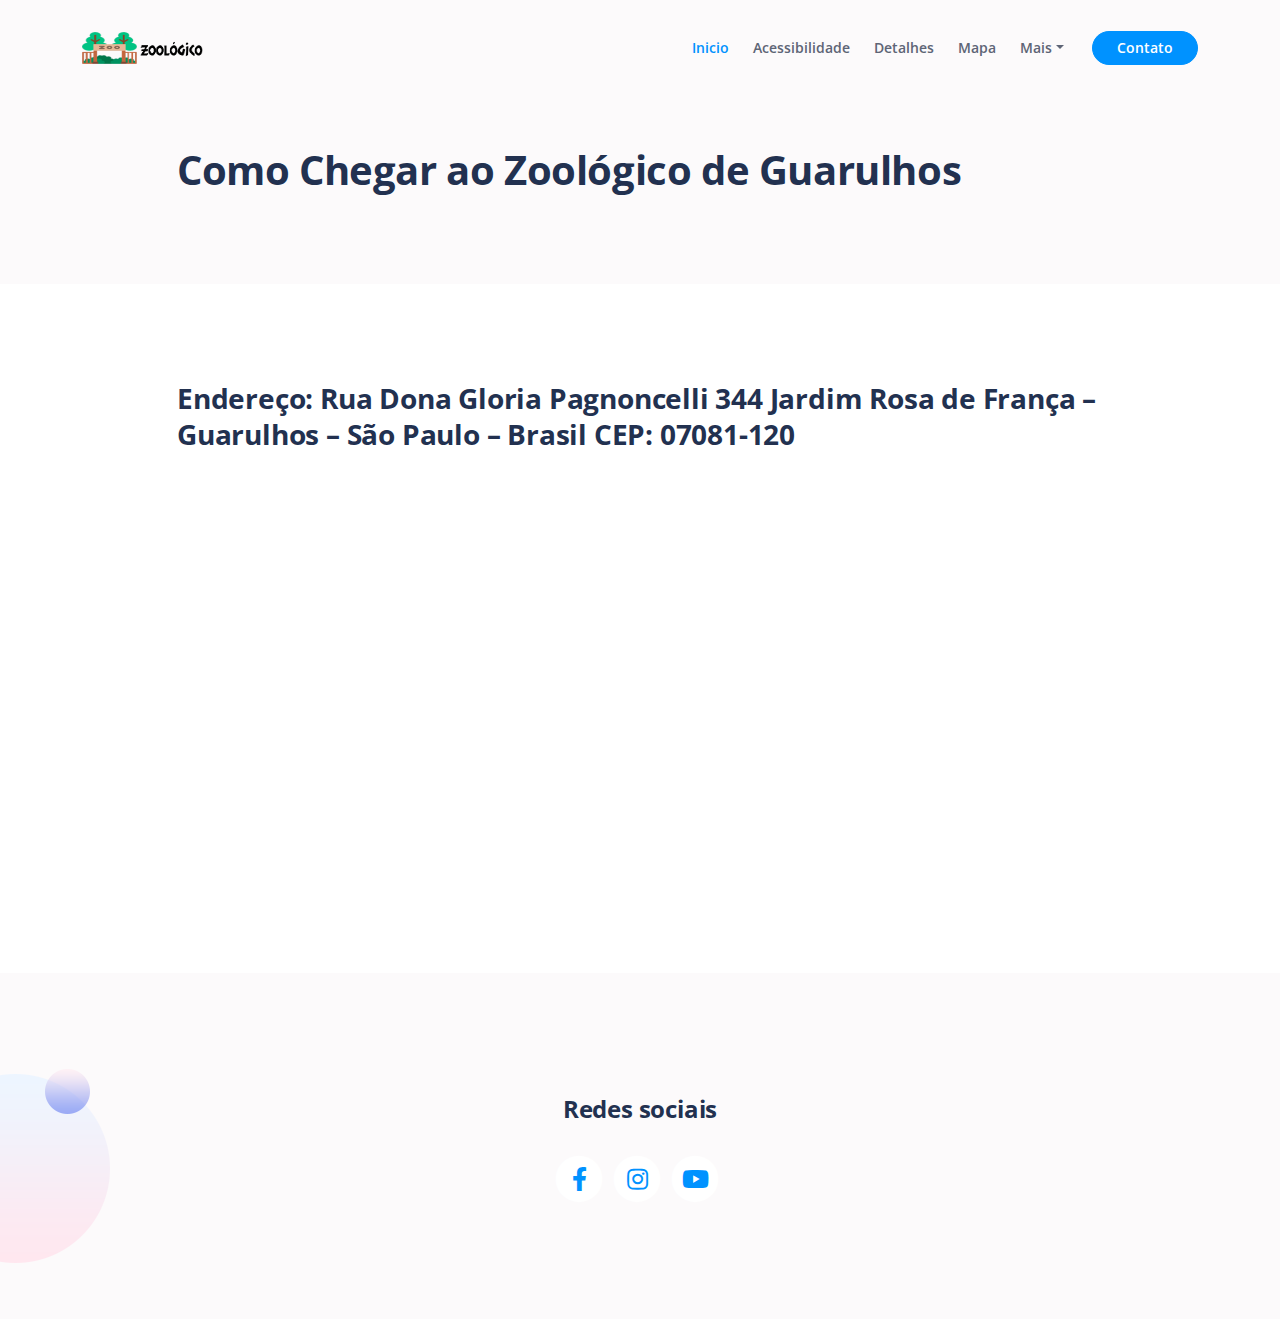
<file: chegar.html>
<!DOCTYPE html>
<html lang="pt-br">

<head>
    <meta charset="utf-8">
    <meta name="viewport" content="width=device-width, initial-scale=1, shrink-to-fit=no">

    <!-- Titulo -->
    <title>Zoologico - Guarulhos</title>

    <!-- Estilo -->
    <link href="https://fonts.googleapis.com/css2?family=Open+Sans:ital,wght@0,400;0,600;0,700;1,400&display=swap"
        rel="stylesheet">
    <link href="css/bootstrap.min.css" rel="stylesheet">
    <link href="css/fontawesome-all.min.css" rel="stylesheet">
    <link href="css/swiper.css" rel="stylesheet">
    <link href="css/styles.css" rel="stylesheet">

    <!-- Favicon  -->
    <link rel="icon" href="images/favicon.png">
</head>

<body data-bs-spy="scroll" data-bs-target="#navbarExample">

    <nav id="navbarExample" class="navbar navbar-expand-lg fixed-top navbar-light" aria-label="Main navigation">
        <div class="container">

            <!-- Logo -->
            <a class="navbar-brand logo-image" href="index.html"><img src="images/logo.png" alt="alternative"></a>

            <button class="navbar-toggler p-0 border-0" type="button" id="navbarSideCollapse"
                aria-label="Toggle navigation">
                <span class="navbar-toggler-icon"></span>
            </button>

            <div class="navbar-collapse offcanvas-collapse" id="navbarsExampleDefault">
                <ul class="navbar-nav ms-auto navbar-nav-scroll">
                    <li class="nav-item">
                        <a class="nav-link active" aria-current="page" href="#header">Inicio</a>
                    </li>
                    <li class="nav-item">
                        <a class="nav-link" href="index.html#acessibilidade">Acessibilidade</a>
                    </li>
                    <li class="nav-item">
                        <a class="nav-link" href="index.html#Detalhes">Detalhes</a>
                    </li>
                    <li class="nav-item">
                        <a class="nav-link" href="index.html#mapa">Mapa</a>
                    </li>
                    <li class="nav-item dropdown">
                        <a class="nav-link dropdown-toggle" href="#" id="dropdown01" data-bs-toggle="dropdown"
                            aria-expanded="false">Mais</a>
                        <ul class="dropdown-menu" aria-labelledby="dropdown01">
                            <li><a class="dropdown-item" href="pergunta.html">Perguntas Frequentes</a></li>
                            <li>
                                <div class="dropdown-divider"></div>
                            </li>
                            <li><a class="dropdown-item" href="sobrenos.html">Sobre-nos</a></li>
                            <li>
                                <div class="dropdown-divider"></div>
                            </li>
                            <li><a class="dropdown-item" href="chegar.html">Como chegar</a></li>
                        </ul>
                    </li>
                </ul>
                <span class="nav-item">
                    <a class="btn-solid-sm" href="index.html#contato">Contato</a>
                </span>
            </div>
        </div>
    </nav>





    <header class="ex-header">
        <div class="container">
            <div class="row">
                <div class="col-xl-10 offset-xl-1">
                    <h1>Como Chegar ao Zoológico de Guarulhos</h1>
                </div>
            </div>
        </div>
    </header>




    <div class="ex-basic-1 pt-5 pb-5">
        <div class="container">
            <div class="row">
                <div class="col-xl-10 offset-xl-1">
                    <h3 class="mt-5 mb-3">Endereço: Rua Dona Gloria Pagnoncelli 344 Jardim Rosa de França – Guarulhos –
                        São Paulo – Brasil CEP: 07081-120</h3>

                    <iframe
                        src="https://www.google.com/maps/embed?pb=!1m18!1m12!1m3!1d3660.4920852086398!2d-46.5545464850244!3d-23.442708084741884!2m3!1f0!2f0!3f0!3m2!1i1024!2i768!4f13.1!3m3!1m2!1s0x94cef4ffccaa6fa9%3A0x1922855f2a09ebd5!2sAv.%20Don%C3%A1%20Gl%C3%B3ria%20Pagnonceli%2C%20344%20-%20Jardim%20Rosa%20de%20Franca%2C%20Guarulhos%20-%20SP%2C%2007081-120!5e0!3m2!1spt-BR!2sbr!4v1651533091112!5m2!1spt-BR!2sbr"
                        width="600" height="450" style="border:0;" allowfullscreen="" loading="lazy"
                        referrerpolicy="no-referrer-when-downgrade"></iframe><br>



                </div>
            </div>
        </div>
    </div>




    <div class="footer bg-gray">
        <img class="decoration-circles" src="images/decoracao.png" alt="alternative">
        <div class="container">
            <div class="row">
                <div class="col-lg-12">
                    <h4>Redes sociais</h4>
                    <div class="social-container">
                        <span class="fa-stack">
                            <a href="#">
                                <i class="fas fa-circle fa-stack-2x"></i>
                                <i class="fab fa-facebook-f fa-stack-1x"></i>
                            </a>
                        </span>
                        <span class="fa-stack">
                            <a href="#">
                                <i class="fas fa-circle fa-stack-2x"></i>
                                <i class="fab fa-instagram fa-stack-1x"></i>
                            </a>
                        </span>
                        <span class="fa-stack">
                            <a href="#">
                                <i class="fas fa-circle fa-stack-2x"></i>
                                <i class="fab fa-youtube fa-stack-1x"></i>
                            </a>
                        </span>
                    </div>
                </div>
            </div>
        </div>
    </div>



    <!-- Scripts -->
    <script src="js/bootstrap.min.js"></script>
    <script src="js/swiper.min.js"></script>
    <script src="js/scripts.js"></script>
</body>

</html>
</file>
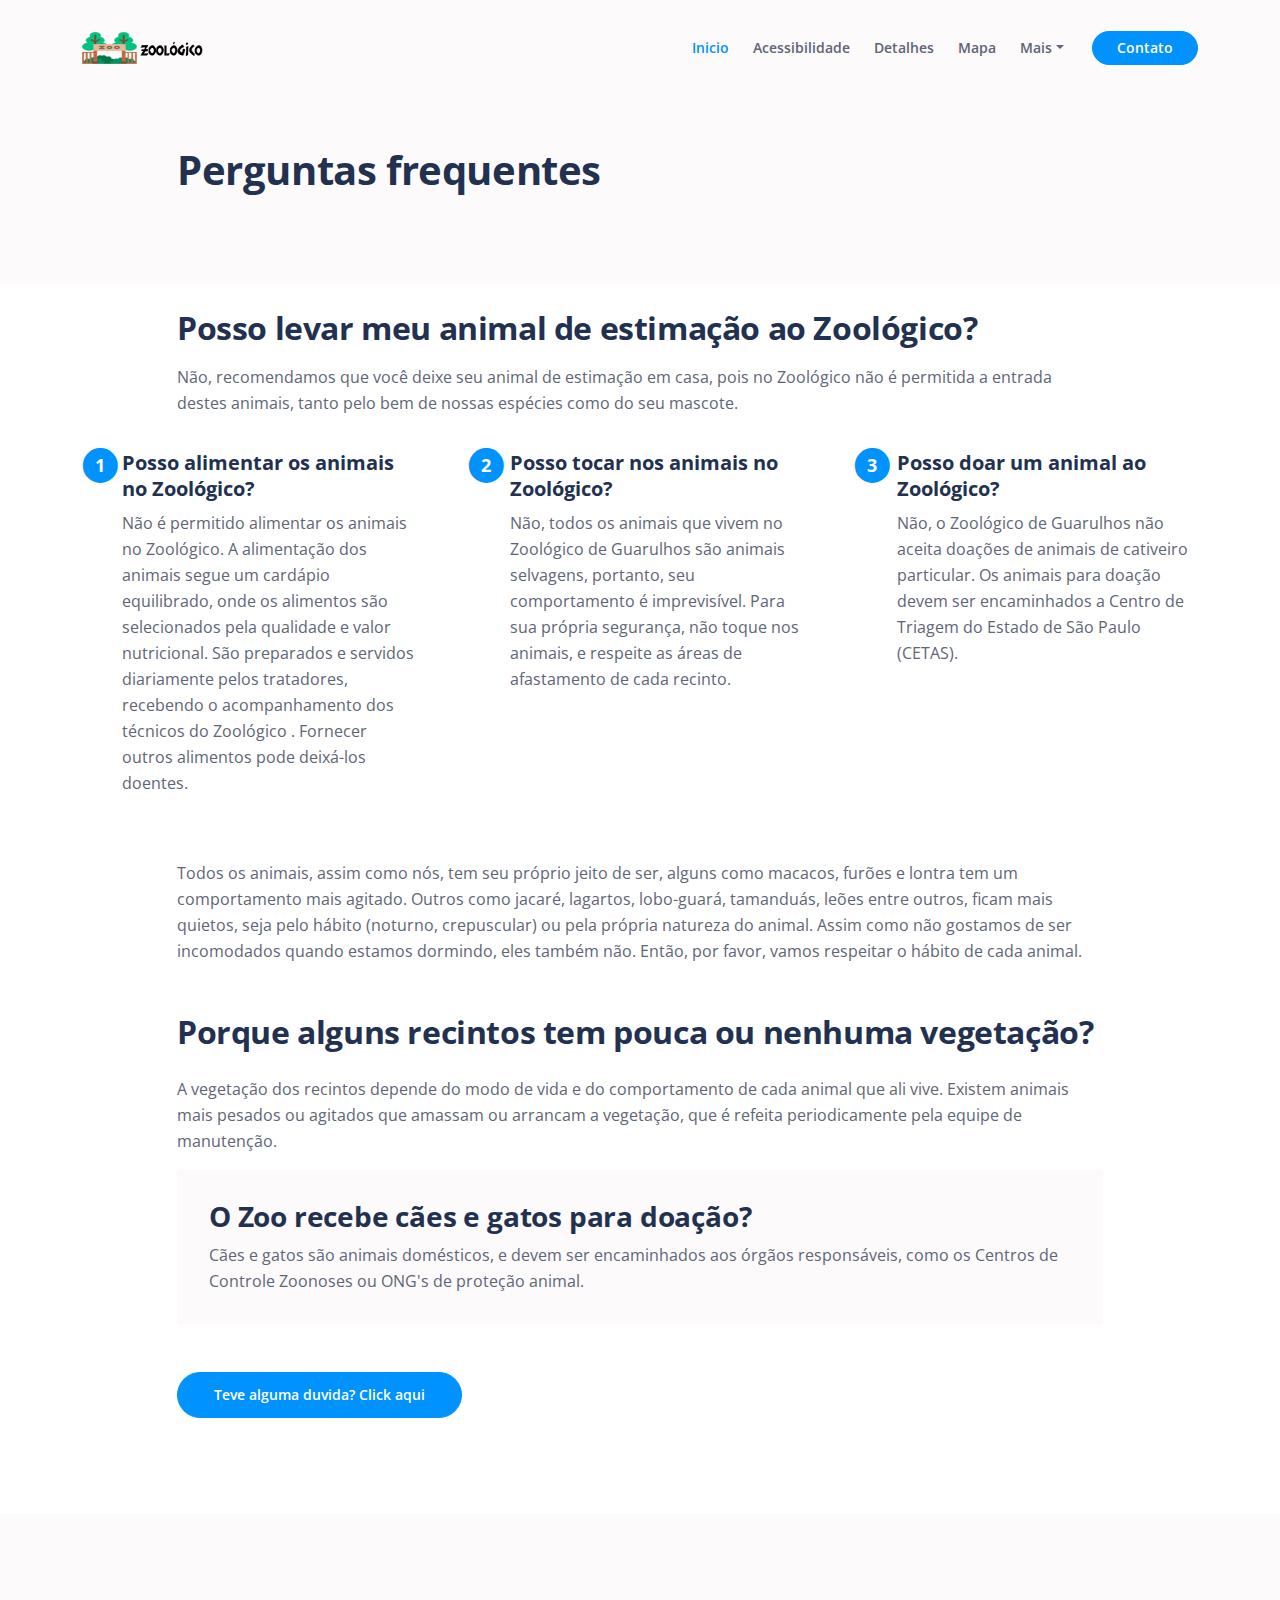
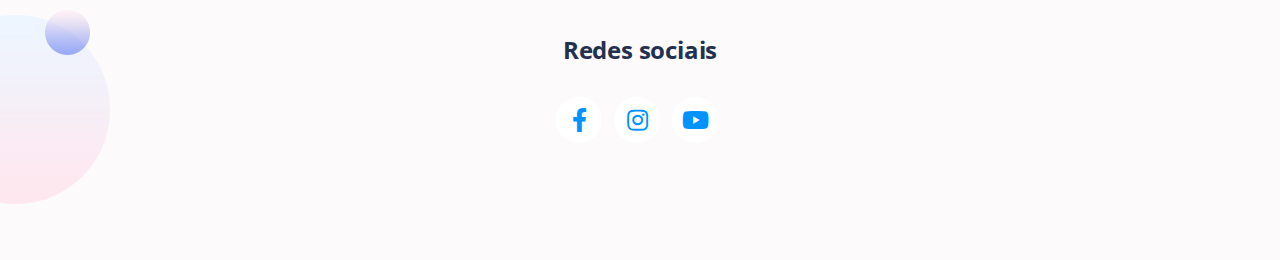
<file: pergunta.html>
<!DOCTYPE html>
<html lang="pt-br">

<head>
    <meta charset="utf-8">
    <meta name="viewport" content="width=device-width, initial-scale=1, shrink-to-fit=no">

    <!-- Titulo -->
    <title>Zoologico - Guarulhos</title>

    <!-- Estilo -->
    <link href="https://fonts.googleapis.com/css2?family=Open+Sans:ital,wght@0,400;0,600;0,700;1,400&display=swap"
        rel="stylesheet">
    <link href="css/bootstrap.min.css" rel="stylesheet">
    <link href="css/fontawesome-all.min.css" rel="stylesheet">
    <link href="css/swiper.css" rel="stylesheet">
    <link href="css/styles.css" rel="stylesheet">

    <!-- Favicon  -->
    <link rel="icon" href="images/favicon.png">
</head>

<body data-bs-spy="scroll" data-bs-target="#navbarExample">
    <nav id="navbarExample" class="navbar navbar-expand-lg fixed-top navbar-light" aria-label="Main navigation">
        <div class="container">

            <!-- Logo -->
            <a class="navbar-brand logo-image" href="index.html"><img src="images/logo.png" alt="alternative"></a>

            <button class="navbar-toggler p-0 border-0" type="button" id="navbarSideCollapse"
                aria-label="Toggle navigation">
                <span class="navbar-toggler-icon"></span>
            </button>

            <div class="navbar-collapse offcanvas-collapse" id="navbarsExampleDefault">
                <ul class="navbar-nav ms-auto navbar-nav-scroll">
                    <li class="nav-item">
                        <a class="nav-link active" aria-current="page" href="#header">Inicio</a>
                    </li>
                    <li class="nav-item">
                        <a class="nav-link" href="index.html#acessibilidade">Acessibilidade</a>
                    </li>
                    <li class="nav-item">
                        <a class="nav-link" href="index.html#Detalhes">Detalhes</a>
                    </li>
                    <li class="nav-item">
                        <a class="nav-link" href="index.html#mapa">Mapa</a>
                    </li>
                    <li class="nav-item dropdown">
                        <a class="nav-link dropdown-toggle" href="#" id="dropdown01" data-bs-toggle="dropdown"
                            aria-expanded="false">Mais</a>
                        <ul class="dropdown-menu" aria-labelledby="dropdown01">
                            <li><a class="dropdown-item" href="pergunta.html">Perguntas Frequentes</a></li>
                            <li>
                                <div class="dropdown-divider"></div>
                            </li>
                            <li><a class="dropdown-item" href="sobrenos.html">Sobre-nos</a></li>
                            <li>
                                <div class="dropdown-divider"></div>
                            </li>
                            <li><a class="dropdown-item" href="chegar.html">Como chegar</a></li>
                        </ul>
                    </li>
                </ul>
                <span class="nav-item">
                    <a class="btn-solid-sm" href="index.html#contato">Contato</a>
                </span>
            </div>
        </div>
    </nav>




    <header class="ex-header">
        <div class="container">
            <div class="row">
                <div class="col-xl-10 offset-xl-1">
                    <h1>Perguntas frequentes</h1>
                </div>
            </div>
        </div>
    </header>




    <div class="ex-basic-1 pt-4">
        <div class="container">
            <div class="row">
                <div class="col-xl-10 offset-xl-1">
                    <h2 class="mb-3">Posso levar meu animal de estimação ao Zoológico?</h2>
                    <p>Não, recomendamos que você deixe seu animal de estimação em casa, pois no Zoológico não é
                        permitida a entrada destes animais, tanto pelo bem de nossas espécies como do seu mascote.</p>
                </div>
            </div>
        </div>
    </div>




    <div class="ex-cards-1 pt-3 pb-3">
        <div class="container">
            <div class="row">
                <div class="col-lg-12">


                    <div class="card">
                        <ul class="list-unstyled">
                            <li class="d-flex">
                                <span class="fa-stack">
                                    <span class="fas fa-circle fa-stack-2x"></span>
                                    <span class="fa-stack-1x">1</span>
                                </span>
                                <div class="flex-grow-1">
                                    <h5>Posso alimentar os animais no Zoológico?</h5>
                                    <p>Não é permitido alimentar os animais no Zoológico. A alimentação dos animais
                                        segue um cardápio equilibrado, onde os alimentos são selecionados pela qualidade
                                        e valor nutricional. São preparados e servidos diariamente pelos tratadores,
                                        recebendo o acompanhamento dos técnicos do Zoológico . Fornecer outros alimentos
                                        pode deixá-los doentes.</p>
                                </div>
                            </li>
                        </ul>
                    </div>


                    <div class="card">
                        <ul class="list-unstyled">
                            <li class="d-flex">
                                <span class="fa-stack">
                                    <span class="fas fa-circle fa-stack-2x"></span>
                                    <span class="fa-stack-1x">2</span>
                                </span>
                                <div class="flex-grow-1">
                                    <h5>Posso tocar nos animais no Zoológico?</h5>
                                    <p>Não, todos os animais que vivem no Zoológico de Guarulhos são animais selvagens,
                                        portanto, seu comportamento é imprevisível. Para sua própria segurança, não
                                        toque nos animais, e respeite as áreas de afastamento de cada recinto.</p>
                                </div>
                            </li>
                        </ul>
                    </div>



                    <div class="card">
                        <ul class="list-unstyled">
                            <li class="d-flex">
                                <span class="fa-stack">
                                    <span class="fas fa-circle fa-stack-2x"></span>
                                    <span class="fa-stack-1x">3</span>
                                </span>
                                <div class="flex-grow-1">
                                    <h5>Posso doar um animal ao Zoológico?</h5>
                                    <p>Não, o Zoológico de Guarulhos não aceita doações de animais de cativeiro
                                        particular. Os animais para doação devem ser encaminhados a Centro de Triagem do
                                        Estado de São Paulo (CETAS).</p>
                                </div>
                            </li>
                        </ul>
                    </div>


                </div>
            </div>
        </div>
    </div>




    <div class="ex-basic-1 pt-3 pb-5">
        <div class="container">
            <div class="row">
                <div class="col-xl-10 offset-xl-1">
                    <p class="mb-5">Todos os animais, assim como nós, tem seu próprio jeito de ser, alguns como macacos,
                        furões e lontra tem um comportamento mais agitado. Outros como jacaré, lagartos, lobo-guará,
                        tamanduás, leões entre outros, ficam mais quietos, seja pelo hábito (noturno, crepuscular) ou
                        pela própria natureza do animal. Assim como não gostamos de ser incomodados quando estamos
                        dormindo, eles também não. Então, por favor, vamos respeitar o hábito de cada animal.</p>

                    <h2 class="mb-4"> Porque alguns recintos tem pouca ou nenhuma vegetação?</h2>
                    <p>A vegetação dos recintos depende do modo de vida e do comportamento de cada animal que ali vive.
                        Existem animais mais pesados ou agitados que amassam ou arrancam a vegetação, que é refeita
                        periodicamente pela equipe de manutenção.</p>
                    <div class="text-box mb-5">
                        <h3>O Zoo recebe cães e gatos para doação?</h3>
                        <p>Cães e gatos são animais domésticos, e devem ser encaminhados aos órgãos responsáveis, como
                            os Centros de Controle Zoonoses ou ONG's de proteção animal.</p>
                    </div>


                    <a class="btn-solid-reg mb-5" href="index.html#contato">Teve alguma duvida? Click aqui</a>
                </div>
            </div>
        </div>
    </div>




    <div class="footer bg-gray">
        <img class="decoration-circles" src="images/decoracao.png" alt="alternative">
        <div class="container">
            <div class="row">
                <div class="col-lg-12">
                    <h4>Redes sociais</h4>
                    <div class="social-container">
                        <span class="fa-stack">
                            <a href="#">
                                <i class="fas fa-circle fa-stack-2x"></i>
                                <i class="fab fa-facebook-f fa-stack-1x"></i>
                            </a>
                        </span>
                        <span class="fa-stack">
                            <a href="#">
                                <i class="fas fa-circle fa-stack-2x"></i>
                                <i class="fab fa-instagram fa-stack-1x"></i>
                            </a>
                        </span>
                        <span class="fa-stack">
                            <a href="#">
                                <i class="fas fa-circle fa-stack-2x"></i>
                                <i class="fab fa-youtube fa-stack-1x"></i>
                            </a>
                        </span>
                    </div>
                </div>
            </div>
        </div>
    </div>


    <!-- Scripts -->
    <script src="js/bootstrap.min.js"></script>
    <script src="js/swiper.min.js"></script>
    <script src="js/scripts.js"></script>
</body>

</html>
</file>
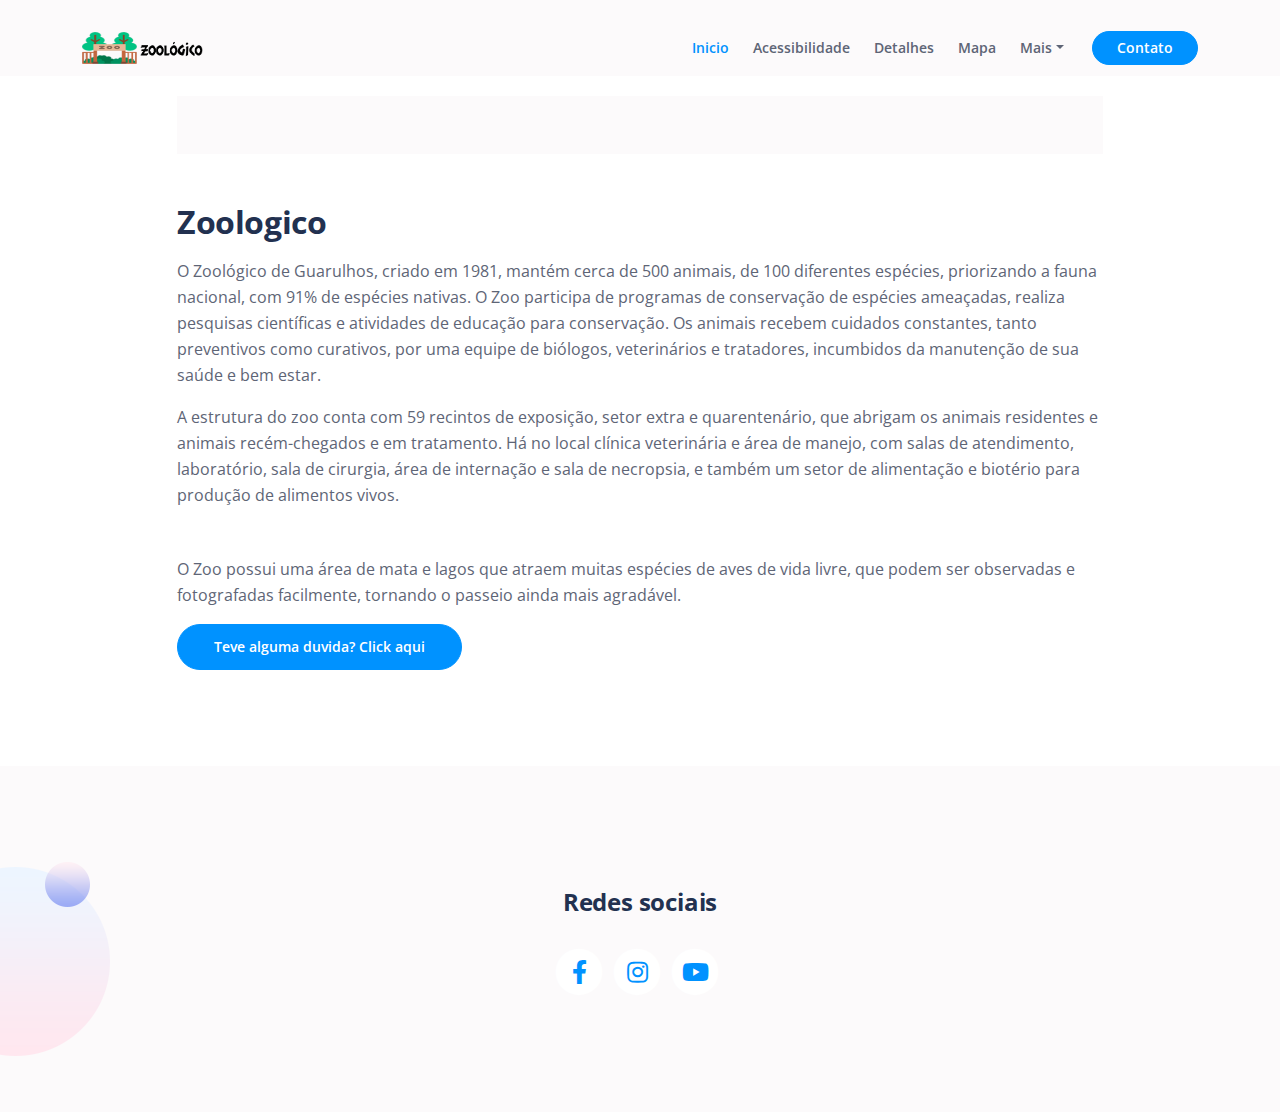
<file: sobrenos.html>
<!DOCTYPE html>
<html lang="pt-br">

<head>
    <meta charset="utf-8">
    <meta name="viewport" content="width=device-width, initial-scale=1, shrink-to-fit=no">

    <!-- Titulo -->
    <title>Zoologico - Guarulhos</title>

    <!-- Estilo -->
    <link href="https://fonts.googleapis.com/css2?family=Open+Sans:ital,wght@0,400;0,600;0,700;1,400&display=swap"
        rel="stylesheet">
    <link href="css/bootstrap.min.css" rel="stylesheet">
    <link href="css/fontawesome-all.min.css" rel="stylesheet">
    <link href="css/swiper.css" rel="stylesheet">
    <link href="css/styles.css" rel="stylesheet">

    <!-- Favicon  -->
    <link rel="icon" href="images/favicon.png">
</head>

<body data-bs-spy="scroll" data-bs-target="#navbarExample">

    <nav id="navbarExample" class="navbar navbar-expand-lg fixed-top navbar-light" aria-label="Main navigation">
        <div class="container">

            <!-- Logo -->
            <a class="navbar-brand logo-image" href="index.html"><img src="images/logo.png" alt="alternative"></a>

            <button class="navbar-toggler p-0 border-0" type="button" id="navbarSideCollapse"
                aria-label="Toggle navigation">
                <span class="navbar-toggler-icon"></span>
            </button>

            <div class="navbar-collapse offcanvas-collapse" id="navbarsExampleDefault">
                <ul class="navbar-nav ms-auto navbar-nav-scroll">
                    <li class="nav-item">
                        <a class="nav-link active" aria-current="page" href="#header">Inicio</a>
                    </li>
                    <li class="nav-item">
                        <a class="nav-link" href="index.html#acessibilidade">Acessibilidade</a>
                    </li>
                    <li class="nav-item">
                        <a class="nav-link" href="index.html#Detalhes">Detalhes</a>
                    </li>
                    <li class="nav-item">
                        <a class="nav-link" href="index.html#mapa">Mapa</a>
                    </li>
                    <li class="nav-item dropdown">
                        <a class="nav-link dropdown-toggle" href="#" id="dropdown01" data-bs-toggle="dropdown"
                            aria-expanded="false">Mais</a>
                        <ul class="dropdown-menu" aria-labelledby="dropdown01">
                            <li><a class="dropdown-item" href="pergunta.html">Perguntas Frequentes</a></li>
                            <li>
                                <div class="dropdown-divider"></div>
                            </li>
                            <li><a class="dropdown-item" href="sobrenos.html">Sobre-nos</a></li>
                            <li>
                                <div class="dropdown-divider"></div>
                            </li>
                            <li><a class="dropdown-item" href="chegar.html">Como chegar</a></li>
                        </ul>
                    </li>
                </ul>
                <span class="nav-item">
                    <a class="btn-solid-sm" href="index.html#contato">Contato</a>
                </span>
            </div>
        </div>
    </nav>




    <div class="ex-basic-1 pt-5 pb-5">
        <div class="container">
            <div class="row">
                <div class="col-xl-10 offset-xl-1">
                    <div class="text-box mt-5 mb-5">
                        <p class="p-large"></p>
                    </div>

                    <h2 class="mb-3">Zoologico</h2>
                    <p>O Zoológico de Guarulhos, criado em 1981, mantém cerca de 500 animais, de 100 diferentes
                        espécies, priorizando a fauna nacional, com 91% de espécies nativas. O Zoo participa de
                        programas de conservação de espécies ameaçadas, realiza pesquisas científicas e atividades de
                        educação para conservação. Os animais recebem cuidados constantes, tanto preventivos como
                        curativos, por uma equipe de biólogos, veterinários e tratadores, incumbidos da manutenção de
                        sua saúde e bem estar.</p>
                    <p class="mb-5">A estrutura do zoo conta com 59 recintos de exposição, setor extra e quarentenário,
                        que abrigam os animais residentes e animais recém-chegados e em tratamento. Há no local clínica
                        veterinária e área de manejo, com salas de atendimento, laboratório, sala de cirurgia, área de
                        internação e sala de necropsia, e também um setor de alimentação e biotério para produção de
                        alimentos vivos.</p>

                    <h2 class="mb-3"></h2>
                    <p>O Zoo possui uma área de mata e lagos que atraem muitas espécies de aves de vida livre, que podem
                        ser observadas e fotografadas facilmente, tornando o passeio ainda mais agradável.</p>


                    <a class="btn-solid-reg mb-5" href="index.html#contato">Teve alguma duvida? Click aqui</a>
                </div>
            </div>
        </div>
    </div>




    <div class="footer bg-gray">
        <img class="decoration-circles" src="images/decoracao.png" alt="alternative">
        <div class="container">
            <div class="row">
                <div class="col-lg-12">
                    <h4>Redes sociais</h4>
                    <div class="social-container">
                        <span class="fa-stack">
                            <a href="#">
                                <i class="fas fa-circle fa-stack-2x"></i>
                                <i class="fab fa-facebook-f fa-stack-1x"></i>
                            </a>
                        </span>
                        <span class="fa-stack">
                            <a href="#">
                                <i class="fas fa-circle fa-stack-2x"></i>
                                <i class="fab fa-instagram fa-stack-1x"></i>
                            </a>
                        </span>
                        <span class="fa-stack">
                            <a href="#">
                                <i class="fas fa-circle fa-stack-2x"></i>
                                <i class="fab fa-youtube fa-stack-1x"></i>
                            </a>
                        </span>
                    </div>
                </div>
            </div>
        </div>
    </div>



    <!-- Scripts -->
    <script src="js/bootstrap.min.js"></script>
    <script src="js/swiper.min.js"></script>
    <script src="js/scripts.js"></script>
</body>

</html>
</file>
<file: css/styles.css>
body,
html {
	width: 100%;
	height: 100%;
}

body,
p {
	color: #5e6576;
	font: 400 1rem/1.625rem "Open Sans", sans-serif;
}

h1 {
	color: #223150;
	font-weight: 700;
	font-size: 2.5rem;
	line-height: 3.25rem;
	letter-spacing: -0.4px;
}

h2 {
	color: #223150;
	font-weight: 700;
	font-size: 2rem;
	line-height: 2.5rem;
	letter-spacing: -0.4px;
}

h3 {
	color: #223150;
	font-weight: 700;
	font-size: 1.75rem;
	line-height: 2.25rem;
	letter-spacing: -0.2px;
}

h4 {
	color: #223150;
	font-weight: 700;
	font-size: 1.5rem;
	line-height: 2rem;
	letter-spacing: -0.2px;
}

h5 {
	color: #223150;
	font-weight: 700;
	font-size: 1.25rem;
	line-height: 1.625rem;
}

h6 {
	color: #223150;
	font-weight: 700;
	font-size: 1rem;
	line-height: 1.375rem;
}

.p-large {
	font-size: 1.125rem;
	line-height: 1.75rem;
}

.p-small {
	font-size: 0.875rem;
	line-height: 1.5rem;
}

.testimonial-text {
	font-style: italic;
}

.testimonial-author {
	font-weight: 700;
	font-size: 1.25rem;
	line-height: 1.75rem;
}

.li-space-lg li {
	margin-bottom: 0.5rem;
}

a {
	color: #5e6576;
	text-decoration: underline;
}

a:hover {
	color: #5e6576;
	text-decoration: underline;
}

.no-line {
	text-decoration: none;
}

.no-line:hover {
	text-decoration: none;
}

.read-more {
	font-weight: 600;
	font-size: 0.875rem;
	line-height: 1.5rem;
}

.read-more .fas {
	margin-left: 0.625rem;
	font-size: 1rem;
	vertical-align: -8%;
}

.blue {
	color: #0092ff;
}

.bg-gray {
	background-color: #fcfafb;
}

.section-title {
	margin-bottom: 0.5rem;
	color: #ef473d;
	font-weight: 600;
	font-size: 0.875rem;
}

.btn-solid-reg {
	display: inline-block;
	padding: 1.375rem 2.25rem 1.375rem 2.25rem;
	border: 1px solid #0092ff;
	border-radius: 30px;
	background-color: #0092ff;
	color: #ffffff;
	font-weight: 600;
	font-size: 0.875rem;
	line-height: 0;
	text-decoration: none;
	transition: all 0.2s;
}

.btn-solid-reg:hover {
	background-color: transparent;
	color: #0092ff;
	text-decoration: none;
}

.btn-solid-lg {
	display: inline-block;
	padding: 1.625rem 2.625rem 1.625rem 2.625rem;
	border: 1px solid #0092ff;
	border-radius: 30px;
	background-color: #0092ff;
	color: #ffffff;
	font-weight: 600;
	font-size: 0.875rem;
	line-height: 0;
	text-decoration: none;
	transition: all 0.2s;
}

.btn-solid-lg:hover {
	background-color: transparent;
	color: #0092ff;
	text-decoration: none;
}

.btn-solid-sm {
	display: inline-block;
	padding: 1rem 1.5rem 1rem 1.5rem;
	border: 1px solid #0092ff;
	border-radius: 30px;
	background-color: #0092ff;
	color: #ffffff;
	font-weight: 600;
	font-size: 0.875rem;
	line-height: 0;
	text-decoration: none;
	transition: all 0.2s;
}

.btn-solid-sm:hover {
	background-color: transparent;
	color: #0092ff;
	text-decoration: none;
}

.btn-outline-reg {
	display: inline-block;
	padding: 1.375rem 2.25rem 1.375rem 2.25rem;
	border: 1px solid #ef473d;
	border-radius: 30px;
	background-color: transparent;
	color: #ef473d;
	font-weight: 600;
	font-size: 0.875rem;
	line-height: 0;
	text-decoration: none;
	transition: all 0.2s;
}

.btn-outline-reg:hover {
	background-color: #ef473d;
	color: #ffffff;
	text-decoration: none;
}

.btn-outline-lg {
	display: inline-block;
	padding: 1.625rem 2.625rem 1.625rem 2.625rem;
	border: 1px solid #ef473d;
	border-radius: 30px;
	background-color: transparent;
	color: #ef473d;
	font-weight: 600;
	font-size: 0.875rem;
	line-height: 0;
	text-decoration: none;
	transition: all 0.2s;
}

.btn-outline-lg:hover {
	background-color: #ef473d;
	color: #ffffff;
	text-decoration: none;
}

.btn-outline-sm {
	display: inline-block;
	padding: 1rem 1.5rem 1rem 1.5rem;
	border: 1px solid #ef473d;
	border-radius: 30px;
	background-color: transparent;
	color: #ef473d;
	font-weight: 600;
	font-size: 0.875rem;
	line-height: 0;
	text-decoration: none;
	transition: all 0.2s;
}

.btn-outline-sm:hover {
	background-color: #ef473d;
	color: #ffffff;
	text-decoration: none;
}

.form-group {
	position: relative;
	margin-bottom: 1.25rem;
}

.form-control-input,
.form-control-textarea {
	width: 100%;
	padding-top: 0.875rem;
	padding-bottom: 0.875rem;
	padding-left: 1.5rem;
	border: 1px solid #cbcbd1;
	border-radius: 8px;
	background-color: #ffffff;
	font-size: 0.875rem;
	line-height: 1.5rem;
	-webkit-appearance: none;
}

.form-control-textarea {
	display: block;
	height: 14rem;
}

.form-control-input:focus,
.form-control-textarea:focus {
	border: 1px solid #a1a1a1;
	outline: none;
}

.form-control-input:hover,
.form-control-textarea:hover {
	border: 1px solid #a1a1a1;
}

.form-control-submit-button {
	display: inline-block;
	width: 100%;
	height: 3.25rem;
	border: 1px solid #0092ff;
	border-radius: 30px;
	background-color: #0092ff;
	color: #ffffff;
	font-weight: 600;
	font-size: 0.875rem;
	line-height: 0;
	cursor: pointer;
	transition: all 0.2s;
}

.form-control-submit-button:hover {
	border: 1px solid #0092ff;
	background-color: transparent;
	color: #0092ff;
}

.navbar {
	background-color: #fcfafb;
	font-weight: 600;
	font-size: 0.875rem;
	line-height: 0.875rem;
	box-shadow: 0 1px 6px 0 rgba(0, 0, 0, 0.05);
}

.navbar .navbar-brand {
	padding-top: 0.25rem;
	padding-bottom: 0.25rem;
}

.navbar .logo-image img {
	width: 126px;
	height: 32px;
}

.navbar .logo-text {
	color: #223150;
	font-weight: 700;
	font-size: 1.875rem;
	line-height: 1rem;
	text-decoration: none;
}

.offcanvas-collapse {
	position: fixed;
	top: 3.25rem;
	bottom: 0;
	left: 100%;
	width: 100%;
	padding-right: 1rem;
	padding-left: 1rem;
	overflow-y: auto;
	visibility: hidden;
	background-color: #fcfafb;
	transition: visibility .3s ease-in-out, -webkit-transform .3s ease-in-out;
	transition: transform .3s ease-in-out, visibility .3s ease-in-out;
	transition: transform .3s ease-in-out, visibility .3s ease-in-out, -webkit-transform .3s ease-in-out;
}

.offcanvas-collapse.open {
	visibility: visible;
	-webkit-transform: translateX(-100%);
	transform: translateX(-100%);
}

.navbar .navbar-nav {
	margin-top: 0.75rem;
	margin-bottom: 0.5rem;
}

.navbar .nav-item .nav-link {
	padding-top: 0.625rem;
	padding-bottom: 0.625rem;
	color: #5e6576;
	text-decoration: none;
	transition: all 0.2s ease;
}

.navbar .nav-item.dropdown.show .nav-link,
.navbar .nav-item .nav-link:hover,
.navbar .nav-item .nav-link.active {
	color: #0092ff;
}


.navbar .dropdown .dropdown-menu {
	animation: fadeDropdown 0.2s;

}

@keyframes fadeDropdown {
	0% {
		opacity: 0;
	}

	100% {
		opacity: 1;
	}
}

.navbar .dropdown-menu {
	margin-top: 0.25rem;
	margin-bottom: 0.25rem;
	border: none;
	background-color: #fcfafb;
}

.navbar .dropdown-item {
	padding-top: 0.625rem;
	padding-bottom: 0.625rem;
	color: #5e6576;
	font-weight: 600;
	font-size: 0.875rem;
	line-height: 0.875rem;
	text-decoration: none;
}

.navbar .dropdown-item:hover {
	background-color: #fcfafb;
	color: #0092ff;
}

.navbar .dropdown-divider {
	width: 100%;
	height: 1px;
	margin: 0.5rem auto 0.5rem auto;
	border: none;
	background-color: #d1d1d1;
}



.navbar .navbar-toggler {
	padding: 0;
	border: none;
	font-size: 1.25rem;
}



.header {
	padding-top: 8rem;
	padding-bottom: 4em;
	background: url('../images/header-background.jpg') center center no-repeat;
	background-size: cover;
	text-align: center;
}

.header .h1-large {
	margin-bottom: 1.75rem;
}

.header .p-large {
	margin-bottom: 2.25rem;
}

.header .image-container {
	margin-top: 5rem;
}



.cards-1 {
	padding-top: 5rem;
	padding-bottom: 2.25em;
}

.cards-1 h2 {
	margin-bottom: 3.5rem;
}

.cards-1 .card {
	margin-bottom: 5rem;
	border: none;
	background-color: transparent;
}

.cards-1 .card-icon {
	width: 66px;
	height: 66px;
	margin-bottom: 1.875rem;
	border-radius: 8px;
	background-color: #ddedfb;
	text-align: center;
}

.cards-1 .card-icon .fas,
.cards-1 .card-icon .far {
	color: #0092ff;
	font-size: 2rem;
	line-height: 66px;
}

.cards-1 .card-icon.red {
	background-color: #fbe4e4;
}

.cards-1 .card-icon.red .fas,
.cards-1 .card-icon.red .far {
	color: #ef473d;
}

.cards-1 .card-icon.green {
	background-color: #e0f4ea;
}

.cards-1 .card-icon.green .fas,
.cards-1 .card-icon.green .far {
	color: #16c66d;
}

.cards-1 .card-body {
	padding: 0;
}

.cards-1 .card-title {
	margin-bottom: 1.125rem;
}

.cards-1 .card-body p {
	margin-bottom: 1.125rem;
}

.cards-1 .read-more {
	color: #223150;
}

.cards-1 .read-more .fas {
	color: #223150;
}



.basic-1 {
	padding-top: 2.25rem;
	padding-bottom: 4.75rem;
	background: linear-gradient(rgb(252, 250, 251), rgb(255, 255, 255));
}

.basic-1 .image-container {
	margin-bottom: 4rem;
}

.basic-1 h2 {
	margin-bottom: 1.75rem;
}

.basic-1 p {
	margin-bottom: 2rem;
}



.basic-2 {
	padding-top: 4.5rem;
	padding-bottom: 9.5rem;
	background: url('../images/background.jpg') center center no-repeat;
	background-size: cover;
}

.basic-2 .text-container {
	margin-bottom: 4rem;
}

.basic-2 h2 {
	margin-bottom: 1.75rem;
}

.basic-2 p {
	margin-bottom: 2rem;
}


/********************/
/*     Features     */
/********************/
.accordion-1 {
	padding-top: 9.25rem;
	padding-bottom: 9.75rem;
	background: url('../images/background45.jpg') center center no-repeat;
	background-size: cover;
}

.accordion-1 .h2-heading {
	margin-bottom: 1rem;
	color: #ffffff;
	text-align: center;
}

.accordion-1 .p-heading {
	margin-bottom: 4rem;
	color: #ffffff;
	text-align: center;
}

.accordion-1 .accordion {
	margin-bottom: 5rem;
}

.accordion-1 .accordion-item {
	margin-bottom: 2.5rem;
	border: none;
	border-radius: 0;
	background-color: transparent;
}

.accordion-1 .accordion-item:last-of-type {
	margin-bottom: 0;
}

.accordion-1 .accordion-icon {
	position: absolute;
	width: 44px;
	height: 44px;
	border-radius: 4px;
	text-align: center;
	background-color: #14be9f;
}

.accordion-1 .accordion-icon.blue {
	background-color: #1d79fb;
}

.accordion-1 .accordion-icon.purple {
	background-color: #dc63ff;
}

.accordion-1 .accordion-icon.orange {
	background-color: #ff6c02;
}

.accordion-1 .accordion-icon .fas {
	color: #ffffff;
	font-size: 1.25rem;
	line-height: 44px;
}

.accordion-1 .accordion-header {
	margin-left: 4.125rem;
	padding: 0.5rem 0 0.5rem 0;
	border: none;
	background-color: transparent;
}

.accordion-1 .accordion-header button {
	padding: 0;
	border: none;
	background-color: transparent;
	color: #ffffff;
	box-shadow: none;
	font-weight: 700;
	font-size: 1.25rem;
	line-height: 1.625rem;
	letter-spacing: -0.4px;
	text-align: left;
}

.accordion-1 .accordion-header button:after {
	display: none;
}

.accordion-1 .accordion-body {
	margin-left: 4.125rem;
	padding: 0.375rem 0 0 0;
	color: #ffffff;
}



.cards-2 {
	padding-top: 9.5rem;
	padding-bottom: 2.25rem;
	text-align: center;
}

.cards-2 .h2-heading {
	margin-bottom: 3.75rem;
}

.cards-2 .card {
	position: relative;
	margin-bottom: 5rem;
	border-radius: 10px;
	box-shadow: 0 4px 20px -1px rgba(0, 0, 0, 0.1);
}

.cards-2 .card .quotes {
	position: absolute;
	top: -15px;
	right: 0;
	left: 0;
	width: 48px;
	margin-right: auto;
	margin-left: auto;
}

.cards-2 .card-body {
	padding: 3.5rem 2rem 3.125rem 2rem;
}

.cards-2 .testimonial-author {
	margin-bottom: 0.125rem;
	color: #223150;
}

.cards-2 .occupation {
	font-size: 0.875rem;
	line-height: 1.5rem;
}

.cards-2 .card .gradient-floor {
	position: absolute;
	bottom: 0;
	left: 0;
	height: 10px;
	width: 100%;
	border-bottom-left-radius: 10px;
	border-bottom-right-radius: 10px;
}

.cards-2 .card .gradient-floor.red-to-blue {
	background: linear-gradient(to right, #ef3d91, #0092ff);
}

.cards-2 .card .gradient-floor.blue-to-purple {
	background: linear-gradient(to right, #0092ff, #637eff);
}

.cards-2 .card .gradient-floor.purple-to-green {
	background: linear-gradient(to right, #637eff, #16c66d);
}



.slider-1 {
	padding-top: 2rem;
	padding-bottom: 3.75rem;
	background: linear-gradient(rgb(252, 250, 251), rgb(255, 255, 255));
	text-align: center;
}

.slider-1 h4 {
	margin-bottom: 0.25rem;
}

.slider-1 .section-divider {
	margin-bottom: 1rem;
}

.slider-1 .slider-container {
	margin-bottom: 0.5rem;
	padding: 1rem 0;
}


.basic-3 {
	padding-top: 4rem;
	background-size: cover;
	text-align: center;
}

.basic-3 .text-container {
	padding: 5rem 1.5rem 5.5rem 1.5rem;
	border-radius: 28px;
	background: url('../images/background2.jpg') center center no-repeat;
	background-size: cover;
}

.basic-3 h2 {
	margin-bottom: 1rem;
	color: #ffffff;
}

.basic-3 .p-large {
	margin-bottom: 2.75rem;
	color: #ffffff;
}

.basic-3 .btn-solid-lg {
	border-color: #16c66d;
	background-color: #16c66d;
}

.basic-3 .btn-solid-lg:hover {
	border-color: #ffffff;
	background-color: transparent;
	color: #ffffff;
}



.form-1 {
	padding-top: 9.5rem;
	padding-bottom: 8.75rem;
}

.form-1 .text-container {
	margin-bottom: 4rem;
}

.form-1 .section-divider {
	margin-bottom: 1rem;
}

.form-1 h2 {
	margin-bottom: 1.75rem;
}

.form-1 .list-unstyled .fas {
	font-size: 0.375rem;
	line-height: 1.625rem;
}

.form-1 .list-unstyled .flex-grow-1 {
	margin-left: 0.5rem;
}



.footer {
	position: relative;
	padding-top: 7.5rem;
	padding-bottom: 6rem;
	text-align: center;
}

.footer .decoration-circles {
	position: absolute;
	top: 96px;
	left: -60px;
}

.footer div[class*="col"] {
	position: relative;
}

.footer a {
	color: #223150;
	text-decoration: none;
}

.footer h4 {
	margin-bottom: 1.875rem;
}

.footer .fa-stack {
	width: 2em;
	margin-bottom: 1.25rem;
	margin-right: 0.375rem;
	font-size: 1.5rem;
}

.footer .fa-stack .fa-stack-1x {
	color: #0092ff;
	transition: all 0.2s ease;
}

.footer .fa-stack .fa-stack-2x {
	color: #ffffff;
	transition: all 0.2s ease;
}

.footer .fa-stack:hover .fa-stack-1x {
	color: #ffffff;
}

.footer .fa-stack:hover .fa-stack-2x {
	color: #0092ff;
}





#myBtn {
	position: fixed;
	z-index: 99;
	bottom: 20px;
	right: 20px;
	display: none;
	width: 52px;
	height: 52px;
	border: none;
	border-radius: 50%;
	outline: none;
	background-color: #44434a;
	cursor: pointer;
}

#myBtn:hover {
	background-color: #1d1d21;
}

#myBtn img {
	margin-bottom: 0.25rem;
	width: 18px;
}



.ex-header {
	padding-top: 9rem;
	padding-bottom: 5rem;
	background-color: #fcfafb;
}

.ex-basic-1 .list-unstyled .fas {
	font-size: 0.375rem;
	line-height: 1.625rem;
}

.ex-basic-1 .list-unstyled .flex-grow-1 {
	margin-left: 0.5rem;
}

.ex-basic-1 .text-box {
	padding: 1.25rem 1.25rem 0.5rem 1.25rem;
	background-color: #fcfafb;
}

.ex-cards-1 .card {
	border: none;
	background-color: transparent;
}

.ex-cards-1 .card .fa-stack {
	width: 2em;
	font-size: 1.125rem;
}

.ex-cards-1 .card .fa-stack-2x {
	color: #0092ff;
}

.ex-cards-1 .card .fa-stack-1x {
	width: 2em;
	color: #ffffff;
	font-weight: 700;
	line-height: 2.125rem;
}

.ex-cards-1 .card .list-unstyled .flex-grow-1 {
	margin-left: 2.25rem;
}

.ex-cards-1 .card .list-unstyled .flex-grow-1 h5 {
	margin-top: 0.125rem;
	margin-bottom: 0.5rem;
}



@media (min-width: 768px) {


	.header {
		padding-top: 9rem;
		padding-bottom: 5em;
	}

	.header .h1-large {
		font-size: 3.25rem;
		line-height: 3.75rem;
	}




	.counter .counter-cell {
		display: inline-block;
		margin-right: 1.5rem;
		margin-left: 1.5rem;
		vertical-align: top;
	}





	.ex-basic-1 .text-box {
		padding: 1.75rem 2rem 0.875rem 2rem;
	}

}





@media (min-width: 992px) {


	.h2-heading {
		width: 35.25rem;
		margin-right: auto;
		margin-left: auto;
	}

	.p-heading {
		width: 46rem;
		margin-right: auto;
		margin-left: auto;
	}





	.navbar {
		padding-top: 1.75rem;
		background-color: #fcfafb;
		box-shadow: none;
		transition: all 0.2s;
	}

	.navbar.top-nav-collapse {
		padding-top: 0.5rem;
		padding-bottom: 0.5rem;
		background-color: #fcfafb;
		box-shadow: 0 3px 6px 0 rgba(0, 0, 0, 0.05);
	}

	.offcanvas-collapse {
		position: static;
		top: auto;
		bottom: auto;
		left: auto;
		width: auto;
		padding-right: 0;
		padding-left: 0;
		background-color: transparent;
		overflow-y: visible;
		visibility: visible;
	}

	.offcanvas-collapse.open {
		-webkit-transform: none;
		transform: none;
	}

	.navbar .navbar-nav {
		margin-top: 0;
		margin-bottom: 0;
	}

	.navbar .nav-item .nav-link {
		padding-right: 0.75rem;
		padding-left: 0.75rem;
	}

	.navbar .dropdown-menu {
		padding-top: 0.75rem;
		padding-bottom: 0.75rem;
		box-shadow: 0 3px 3px 1px rgba(0, 0, 0, 0.08);
	}

	.navbar .dropdown-divider {
		width: 90%;
	}

	.navbar .nav-item .btn-solid-sm {
		margin-top: 0;
		margin-left: 1rem;
	}



	.header {
		text-align: left;
	}

	.header .text-container {
		margin-top: 4rem;
	}

	.header .image-container {
		margin-top: 0;
	}

	.header .btn-solid-lg,
	.header .btn-outline-lg {
		margin-right: 0;
		margin-left: 0;
	}

	.header .btn-solid-lg {
		margin-right: 0.5rem;
	}



	.cards-1 .card {
		display: inline-block;
		width: 286px;
		vertical-align: top;
	}

	.cards-1 .card:nth-of-type(3n+2) {
		margin-right: 2rem;
		margin-left: 2rem;
	}


	.basic-1 .image-container {
		margin-bottom: 0;
	}

	.basic-1 .text-container {
		margin-top: 2rem;
	}


	.basic-2 .text-container {
		margin-top: 3rem;
		margin-bottom: 0;
	}


	.cards-2 .card {
		display: inline-block;
		width: 298px;
		vertical-align: top;
	}

	.cards-2 .card:nth-of-type(3n+2) {
		margin-right: 1rem;
		margin-left: 1rem;
	}

	.basic-3 .text-container {
		padding-top: 6rem;
		padding-bottom: 6rem;
	}

	.basic-3 h2 {
		width: 42rem;
		margin-right: auto;
		margin-left: auto;
	}

	.basic-3 .p-large {
		width: 35rem;
		margin-right: auto;
		margin-left: auto;
	}


	.footer h4 {
		width: 46rem;
		margin-right: auto;
		margin-left: auto;
	}







	.ex-cards-1 .card {
		display: inline-block;
		width: 296px;
		vertical-align: top;
	}

	.ex-cards-1 .card:nth-of-type(3n+2) {
		margin-right: 1rem;
		margin-left: 1rem;
	}


}





@media (min-width: 1200px) {

	.container {
		max-width: 1140px;
	}





	.header {
		overflow: hidden;
		padding-top: 20.25rem;
		padding-bottom: 15rem;
	}

	.header .text-container {
		margin-top: 0;
	}

	.header .image-container {
		position: relative;
	}

	.header .image-container img {
		position: absolute;
		bottom: -520px;
		left: 60px;
		max-width: none;
	}


	.cards-1 .card {
		width: 310px;
	}

	.cards-1 .card:nth-of-type(3n+2) {
		margin-right: 5.5rem;
		margin-left: 5.5rem;
	}


	.basic-1 .text-container {
		margin-top: 5rem;
		margin-left: 2.75rem;
	}


	.basic-2 .text-container {
		margin-top: 6rem;
		margin-right: 3rem;
	}

	.basic-2 .image-container {
		text-align: right;
	}


	.accordion-1 .accordion {
		margin-bottom: 0;
	}

	.accordion-1 .image-container {
		text-align: right;
	}


	.cards-2 .card {
		width: 356px;
	}

	.cards-2 .card:nth-of-type(3n+2) {
		margin-right: 1.125rem;
		margin-left: 1.125rem;
	}

	.basic-3 .text-container {
		padding-top: 8rem;
		padding-bottom: 8.5rem;
	}


	.form-1 .text-container {
		margin-top: 1.5rem;
		margin-right: 2.75rem;
	}

	.form-1 form {
		margin-left: 2.75rem;
	}


	.footer .decoration-circles {
		left: 0;
	}

	.ex-cards-1 .card {
		width: 336px;
	}

	.ex-cards-1 .card:nth-of-type(3n+2) {
		margin-right: 2.875rem;
		margin-left: 2.875rem;
	}


}
</file>
